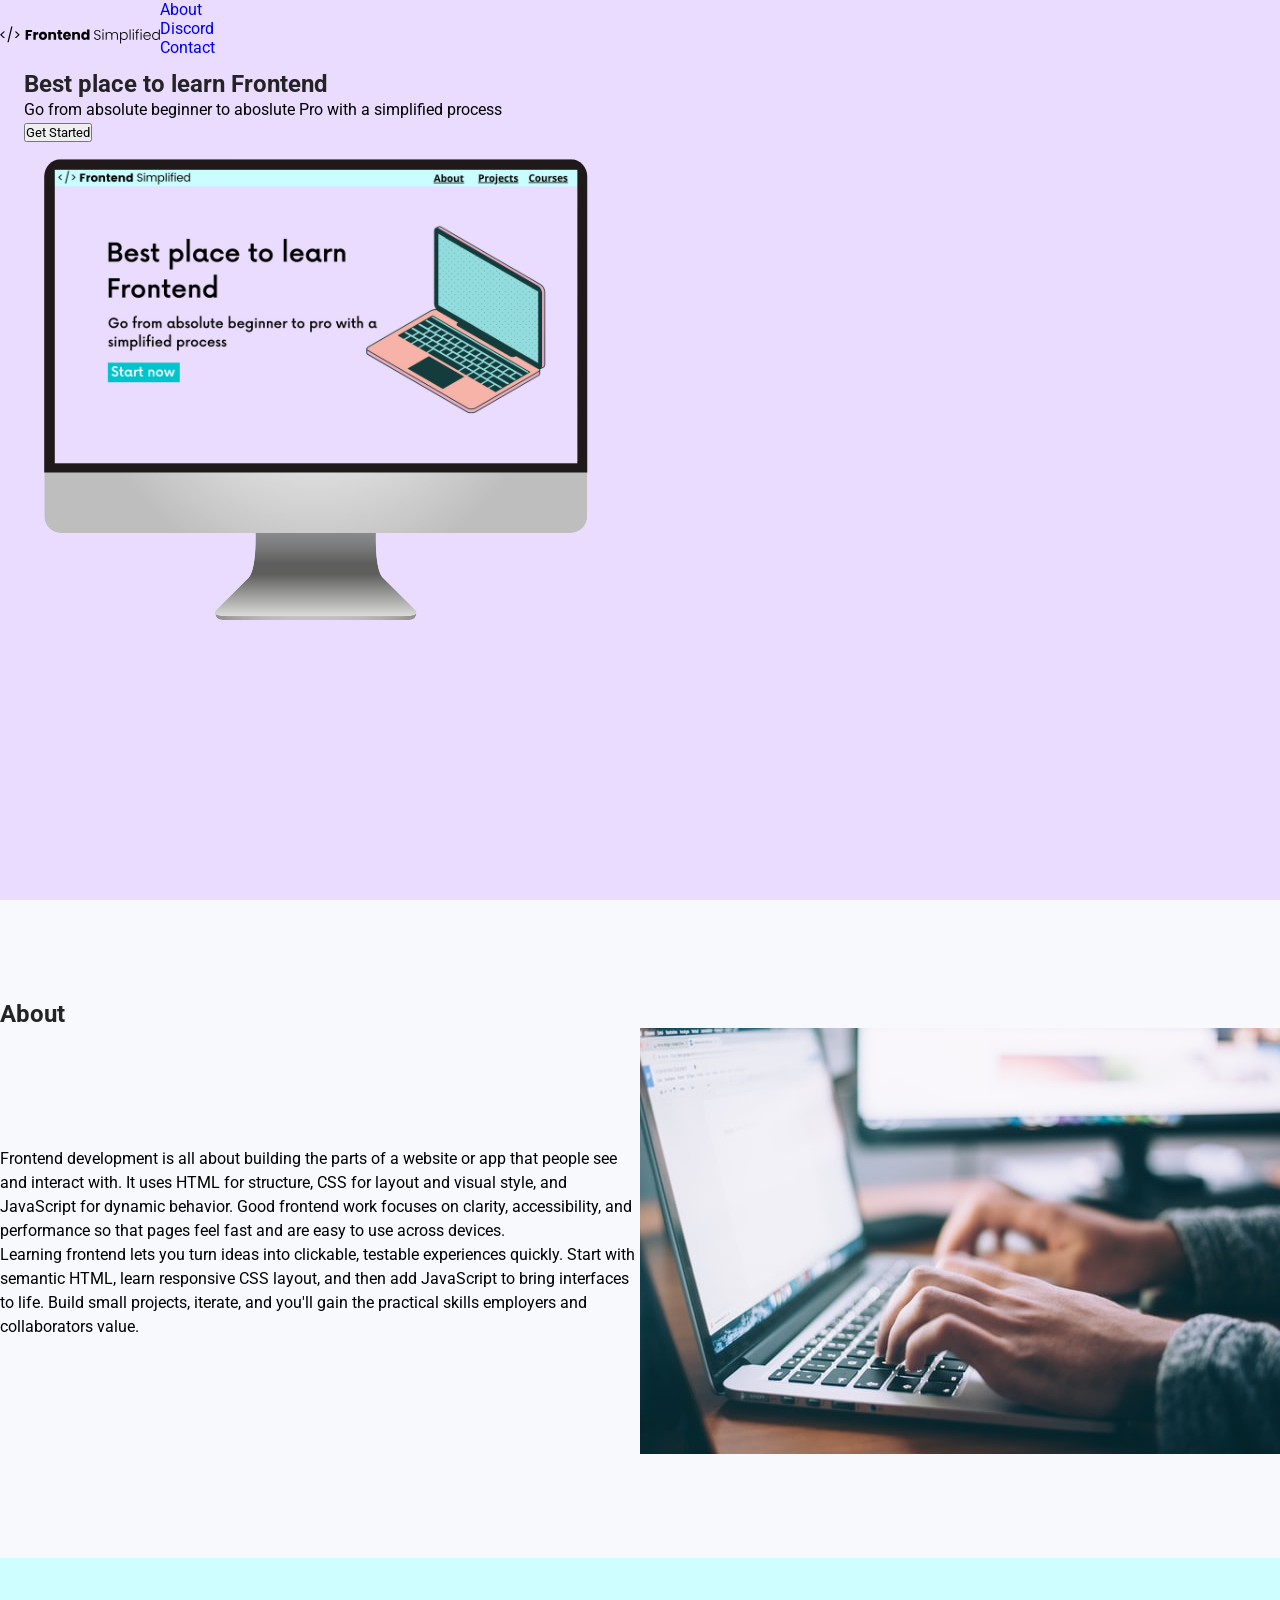
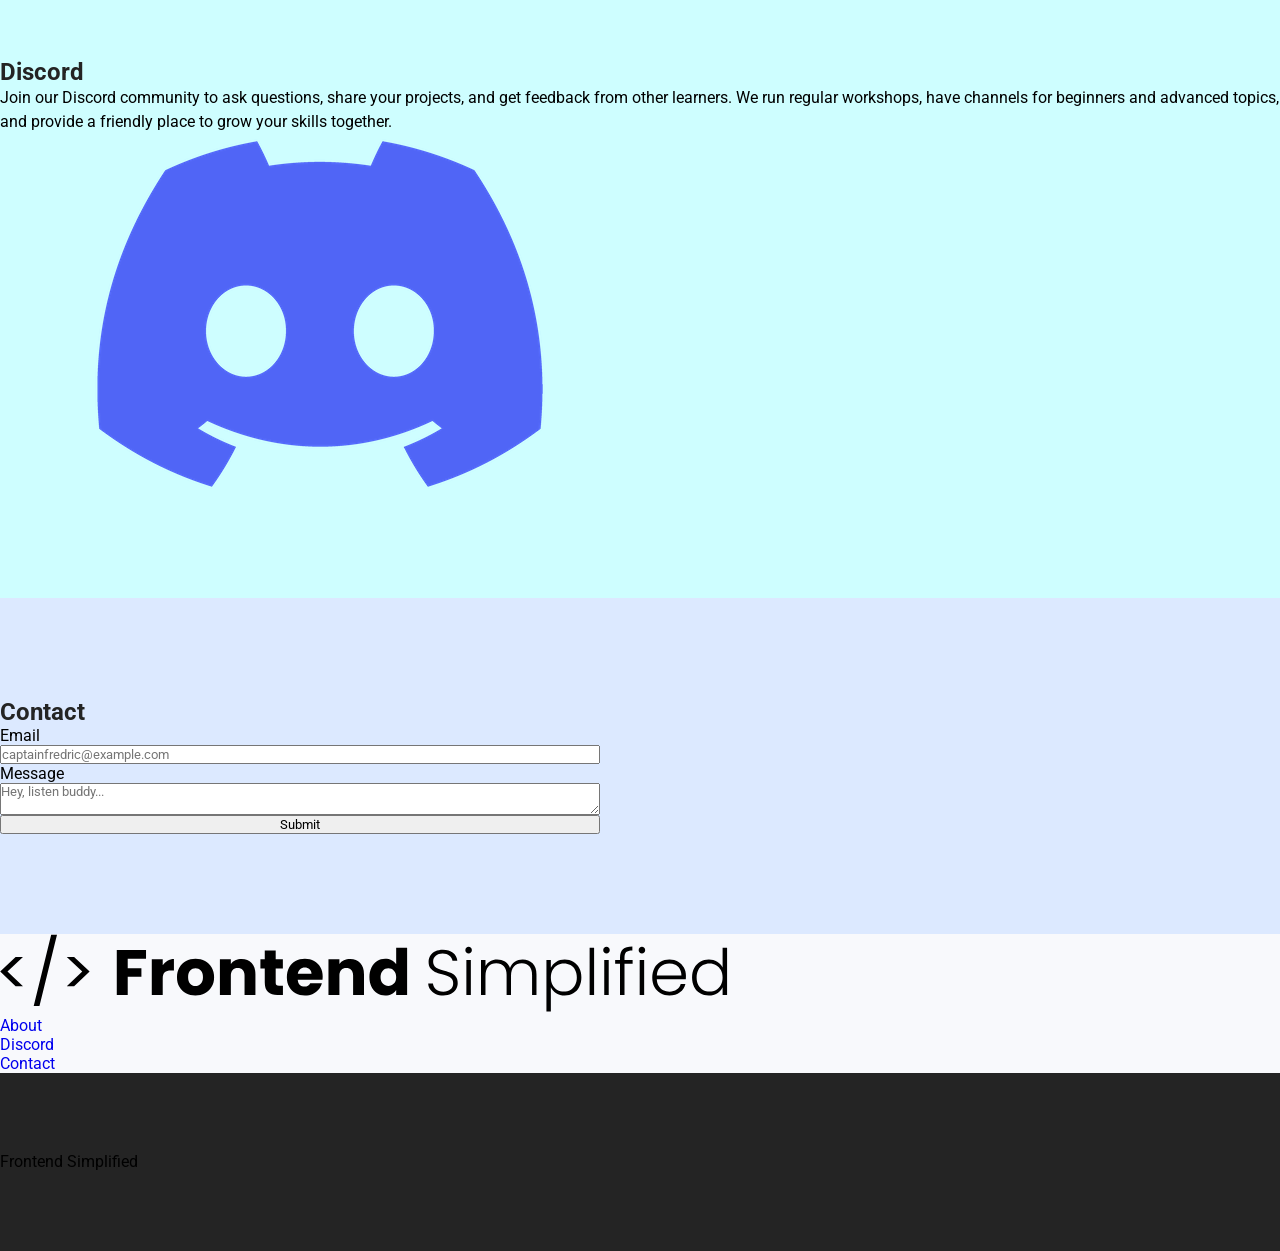
<file: FES.html>
<!DOCTYPE html>
<html lang="en">
<head>
    <meta charset="UTF-8">
    <meta name="viewport" content="width=device-width, initial-scale=1.0">
    <title>Document</title>
    <link rel="stylesheet" href="./FES.css">
</head>
<body>
    <nav>
    <img src="./assets/FES.svg" class= "logo" alt="Frontend Simplified logo showing FES monogram">
        <ul>
            <li><a href="#about">About</a></li>
            <li><a href="#discord">Discord</a></li>
            <li><a href="#contact">Contact</a></li>
        </ul>
    </nav>
<section>

    
    <header>
        <div class="row"> 
        <div> 
           <h1>Best place to learn Frontend</h1> 
           <p class="subheader"> Go from absolute beginner to aboslute Pro with a simplified process </p>
<button class="button">Get Started</button>
          <figure>
              <img src="./assets/laptop.png" alt="Laptop displaying the Frontend Simplified homepage with hero headline">
                    </figure>
                        </div>
                </div>
        </header>
    <main> 
        <section id="about">
            <h2> About </h2>
            
                <div class="section__description">
                    <div>
                        <p>Frontend development is all about building the parts of a website or app that people see and interact with. It uses HTML for structure, CSS for layout and visual style, and JavaScript for dynamic behavior. Good frontend work focuses on clarity, accessibility, and performance so that pages feel fast and are easy to use across devices.</p>
                        <p>Learning frontend lets you turn ideas into clickable, testable experiences quickly. Start with semantic HTML, learn responsive CSS layout, and then add JavaScript to bring interfaces to life. Build small projects, iterate, and you'll gain the practical skills employers and collaborators value.</p>
                    </div>
                    <figure class="about__image__wrapper">
                        <img src="./assets/about.jpg" alt="Person typing on a laptop">
                    </figure>
                </div>
                
            </section>
            <section id="discord">
                <h2> Discord</h2>
                    <div>
                        <p>Join our Discord community to ask questions, share your projects, and get feedback from other learners. We run regular workshops, have channels for beginners and advanced topics, and provide a friendly place to grow your skills together.</p>
                        <img src="./assets/discord.png" alt="Discord logo">
                    </div>
                </section>
        <section id="contact">
            <h2> Contact
            </h2>
            <form action=""> 
                <label for="email"> Email</label>
            <input id="email" type="email" placeholder="captainfredric@example.com">
            <label for="message"> Message</label>
            <textarea id="message" placeholder="Hey, listen buddy..."></textarea>
            <button type="submit" class="button">Submit</button>
            </form>
        </section>
    </main>
<img src="./assets/FES.svg" alt="Frontend Simplified FES badge logo">
<div> 
    <ul>
        <li><a href="#about">About</a></li>
        <li><a href="#discord">Discord</a></li>
        <li><a href="#contact">Contact</a></li>
    </ul>
    </div>
    <footer> 
<p> Frontend Simplified</p>
 </footer>


   
</section>

</body>
</html>
</file>
<file: FES.css>
@import url('https://fonts.googleapis.com/css2?family=Roboto:wght@300;400;500;700;900&display=swap');

* {
    margin: 0;
    padding: 0;
    box-sizing: border-box;
    font-family: 'Roboto', sans-serif;
}

html {
    scroll-behavior: smooth;
}

body {
    max-width: 100vw;
    overflow-x: hidden;
}

/* GENERAL STYLES */
h1, h2, h3, h4, h5, h6 {
    color: #242424;
}

a {
    text-decoration: none;
}
@import url('https://fonts.googleapis.com/css2?family=Roboto:wght@300;400;500;700;900&display=swap');

* {
    margin: 0;
    padding: 0;
    box-sizing: border-box;
    font-family: 'Roboto', sans-serif;
}

html {
    scroll-behavior: smooth;
}

body {
    max-width: 100vw;
    overflow-x: hidden;
}

/* GENERAL STYLES */
h1, h2, h3, h4, h5, h6 {
    color: #242424;
}

a {
    text-decoration: none;
}

li {
    list-style-type: none;
}

p {
    line-height: 1.5;
    font-size: 16px;
}

button {
    cursor: pointer;
}

section {
    background-color: #f8f9fc;
    transition: all 300ms ease;
}

.text--purple {
    color: #7342d6;
}

.row {
    width: 100%;
    max-width: 1300px;
    margin: 0 auto;
    padding: 0 24px;
}

.btn {
    background-color: #7342d6;
    color: white;
    padding: 12px 24px;
    font-size: 20px;
    border-radius: 4px;
    border: none;
    transition: all 300ms ease;
}

.btn:hover {
    opacity: 0.85;
    transform: translateY(-2px);
}

.btn:active {
    transform: translateY(2px);
}

/* NAVIGATION */
nav {
    height: 70px;
    width: 100%;
    display: flex;
    background-color: #eadcff;
}

nav .row {
    display: flex;
    justify-content: space-between;
    align-items: center;
}

.logo {
    width: 160px;
}

.nav__link--list {
    display: flex;
}

.nav__link {
    margin-left: 16px;
}

.nav__link--anchor {
    color: #242424;
    font-size: 16px;
    font-weight: 700;
}

.nav__link--anchor-primary {
    background-color: #7342d6;
    color: white;
    border-radius: 50px;
    padding: 8px 20px;
    transition: all 300ms ease;
}

.nav__link--anchor-primary:hover {
    background-color: #5d32b5;
}

/* HEADER */
header {
    background-color: #eadcff;
    /* Height calculation ensures full screen minus nav */
    height: calc(100vh - 70px);
}

.header__row {
    width: 100%;
    height: 100%;
    display: flex;
    justify-content: space-between;
    align-items: center;
}

.header__content {
    width: 50%;
}

.header__title {
    font-size: 72px;
    margin-bottom: 24px;
    color: #242424;
    line-height: 1;
}

.header__para {
    font-size: 24px;
    margin-bottom: 32px;
    max-width: 450px;
    color: #242424;
}

.header__img--wrapper {
    width: 50%;
    display: flex;
    justify-content: flex-end;
}

.header__img {
    width: 100%;
}

/* SECTIONS (About & Discord) */
.section__title {
    text-align: center;
    font-size: 48px;
    margin-bottom: 32px;
}

.section__content {
    width: 100%;
    display: flex;
    flex-direction: column;
    align-items: center;
}

.section__description {
    display: flex;
    justify-content: space-between;
    align-items: center;
    width: 100%;
}

.section__description--wrapper {
    width: 50%;
    padding-right: 40px;
}

.about__img--wrapper {
    width: 40%;
}

.about__img {
    width: 100%;
    border-radius: 8px;
}

.section__description--para {
    margin-bottom: 24px;
    font-size: 18px;
    color: #242424;
}

/* Specific Section Padding/Colors */
#about {
    padding: 100px 0;
}

#discord {
    background-color: #cefeff;
    padding: 100px 0;
}

#discord .section__description--wrapper {
    padding-right: 0;
    padding-left: 40px;
}

/* CONTACT SECTION */
#contact {
    background-color: #dce9ff;
    padding: 100px 0;
}

#contact .row {
    display: flex;
    flex-direction: column;
    align-items: center;
}

form {
    width: 100%;
    max-width: 600px;
    display: flex;
    flex-direction: column;
}

.contact__label {
    font-weight: bold;
    font-size: 14px;
    margin-bottom: 6px;
    color: #242424;
}

.contact__input, .contact__textarea {
    width: 100%;
    background-color: white;
    color: #242424;
    border: 1px solid #c7c7c7;
    padding: 12px 16px;
    border-radius: 4px;
    margin-bottom: 24px;
    font-size: 16px;
    outline: none;
}

.contact__textarea {
    height: 100px;
    resize: vertical;
}

.contact__input:focus, .contact__textarea:focus {
    border-color: #7342d6;
}

.contact__btn {
    align-self: flex-start;
}

/* FOOTER */
footer {
    background-color: #242424;
    padding: 6% 0;
}

.footer__row {
    display: flex;
    flex-direction: column;
    align-items: center;
    justify-content: center;
}

.footer__logo--img {
    width: 160px;
    filter: invert(1) grayscale(100%);
}

.footer__anchor {
    position: relative;
    margin-bottom: 20px;
}

.footer__logo--popper {
    position: absolute;
    right: -50px;
    top: 30px;
    color: white;
    font-weight: 700;
    opacity: 0;
    transition: all 300ms ease;
}

.footer__anchor:hover .footer__logo--popper {
    transform: translateX(60px);
    opacity: 1;
}

.footer__social--list {
    width: 100%;
    max-width: 500px;
    display: flex;
    justify-content: space-around;
    margin-bottom: 28px;
}

.footer__social--link {
    color: white;
}

.footer__copyright {
    color: white;
}

/* LINK HOVER EFFECTS */
.link__hover-effect {
    position: relative;
}

.link__hover-effect:after {
    content: "";
    position: absolute;
    bottom: -3px;
    height: 3px;
    width: 0;
    right: 0;
    background-color: black;
    transition: all 300ms ease;
}

.link__hover-effect--white:after {
    background-color: white;
}

.link__hover-effect:hover:after {
    width: 100%;
    left: 0;
}
</file>
